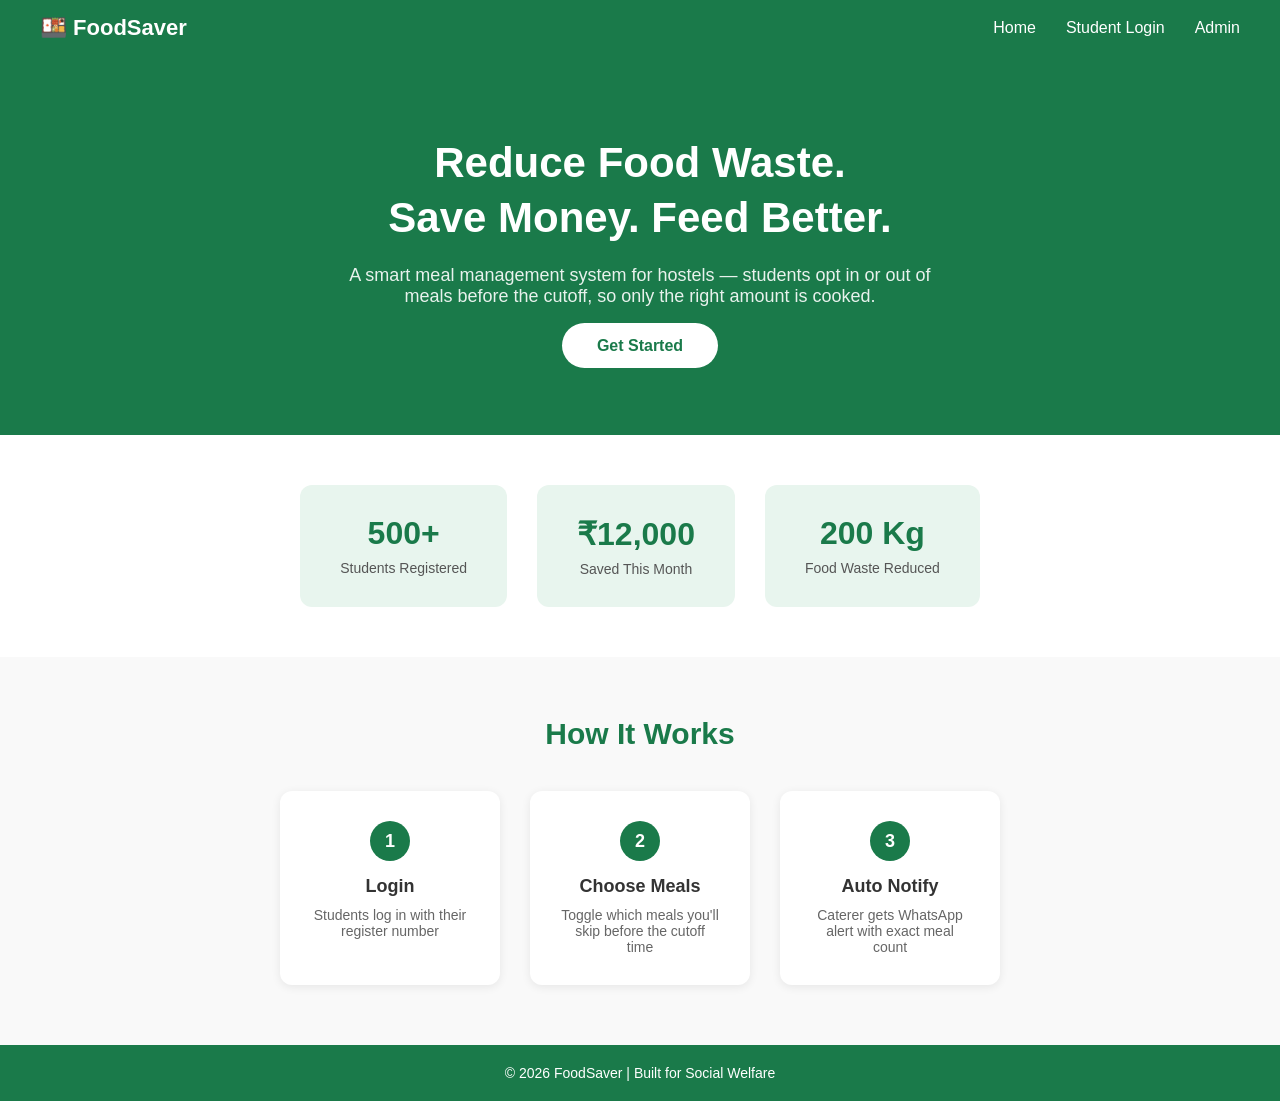
<file: index.html>
<!DOCTYPE html>
<html lang="en">
<head>
    <meta charset="UTF-8">
    <meta name="viewport" content="width=device-width, initial-scale=1.0">
    <title>Hostel Food Waste Management</title>
    <link rel="stylesheet" href="css/style.css">
</head>
<body>

    <!-- Navbar -->
    <nav>
        <div class="logo">🍱 FoodSaver</div>
        <ul>
            <li><a href="index.html">Home</a></li>
            <li><a href="login.html">Student Login</a></li>
            <li><a href="admin.html">Admin</a></li>


        </ul>
    </nav>

    <!-- Hero Section -->
    <section class="hero">
        <h1>Reduce Food Waste.<br>Save Money. Feed Better.</h1>
        <p>A smart meal management system for hostels — students opt in or out of meals before the cutoff, so only the right amount is cooked.</p>
        <a href="login.html" class="btn">Get Started</a>
    </section>

    <!-- Stats Section -->
    <section class="stats">
        <div class="stat-card">
            <h2>500+</h2>
            <p>Students Registered</p>
        </div>
        <div class="stat-card">
            <h2>₹12,000</h2>
            <p>Saved This Month</p>
        </div>
        <div class="stat-card">
            <h2>200 Kg</h2>
            <p>Food Waste Reduced</p>
        </div>
    </section>

    <!-- How It Works -->
    <section class="how-it-works">
        <h2>How It Works</h2>
        <div class="steps">
            <div class="step">
                <span>1</span>
                <h3>Login</h3>
                <p>Students log in with their register number</p>
            </div>
            <div class="step">
                <span>2</span>
                <h3>Choose Meals</h3>
                <p>Toggle which meals you'll skip before the cutoff time</p>
            </div>
            <div class="step">
                <span>3</span>
                <h3>Auto Notify</h3>
                <p>Caterer gets WhatsApp alert with exact meal count</p>
            </div>
        </div>
    </section>

    <!-- Footer -->
    <footer>
        <p>© 2026 FoodSaver | Built for Social Welfare</p>
    </footer>

</body>
</html>
</file>
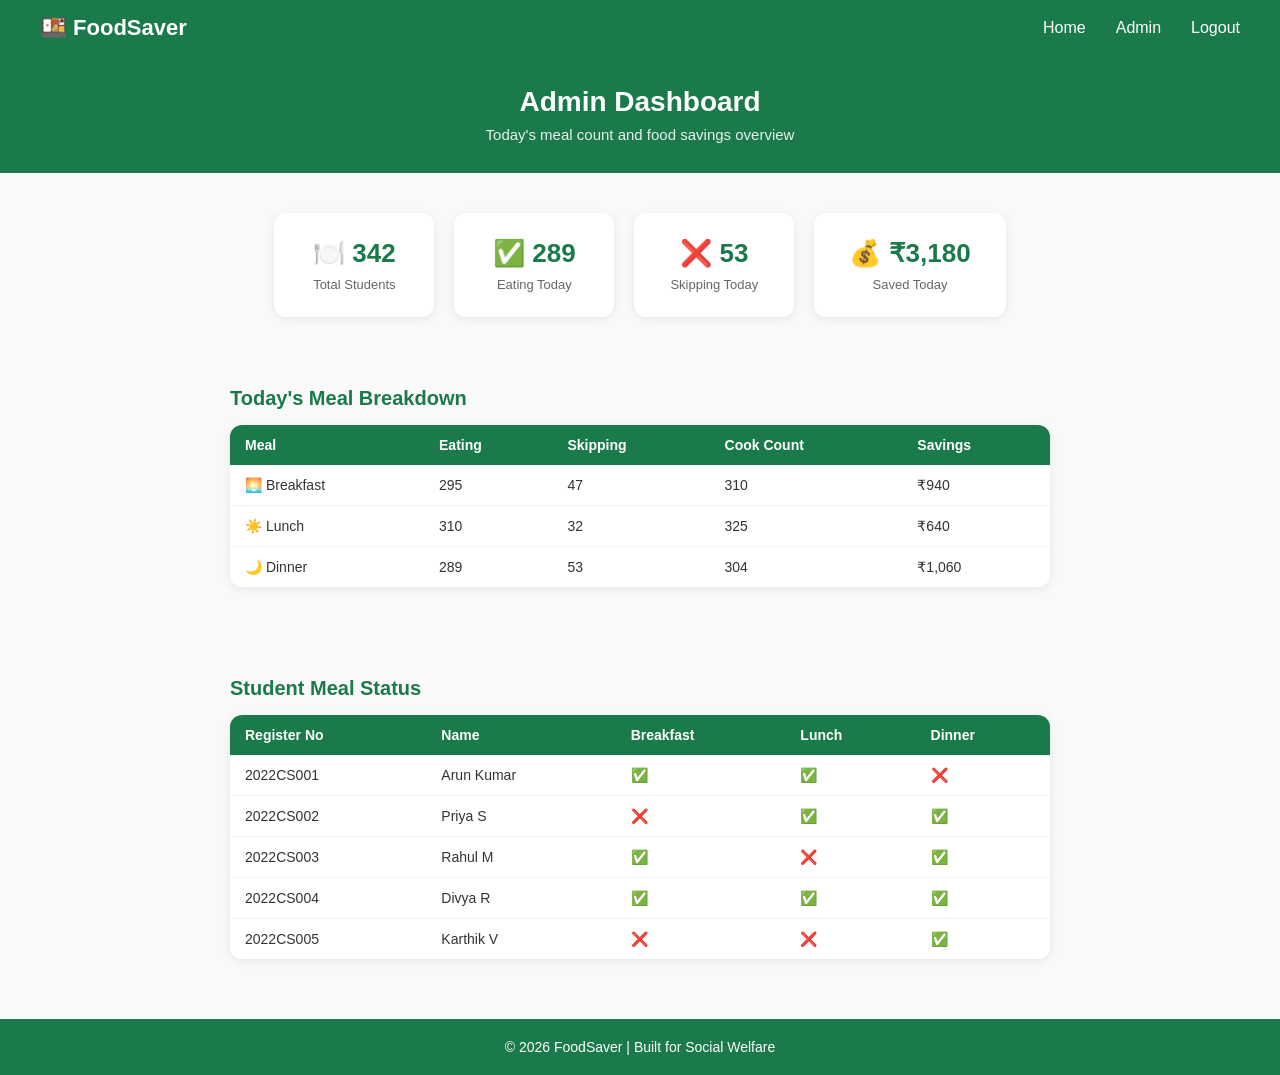
<file: admin.html>
<!DOCTYPE html>
<html lang="en">
<head>
    <meta charset="UTF-8">
    <meta name="viewport" content="width=device-width, initial-scale=1.0">
    <title>Admin Dashboard - FoodSaver</title>
    <link rel="stylesheet" href="css/style.css">
</head>
<body>

    <!-- Navbar -->
    <nav>
        <div class="logo">🍱 FoodSaver</div>
        <ul>
            <li><a href="index.html">Home</a></li>
            <li><a href="admin.html">Admin</a></li>
            <li><a href="login.html">Logout</a></li>
        </ul>
    </nav>

    <!-- Admin Header -->
    <section class="admin-header">
        <h2>Admin Dashboard</h2>
        <p>Today's meal count and food savings overview</p>
    </section>

    <!-- Stat Cards -->
    <section class="admin-stats">
        <div class="admin-stat-card">
            <h3>🍽️ 342</h3>
            <p>Total Students</p>
        </div>
        <div class="admin-stat-card">
            <h3>✅ 289</h3>
            <p>Eating Today</p>
        </div>
        <div class="admin-stat-card">
            <h3>❌ 53</h3>
            <p>Skipping Today</p>
        </div>
        <div class="admin-stat-card">
            <h3>💰 ₹3,180</h3>
            <p>Saved Today</p>
        </div>
    </section>

    <!-- Meal Breakdown -->
    <section class="meal-breakdown">
        <h3>Today's Meal Breakdown</h3>
        <table class="meal-table">
            <thead>
                <tr>
                    <th>Meal</th>
                    <th>Eating</th>
                    <th>Skipping</th>
                    <th>Cook Count</th>
                    <th>Savings</th>
                </tr>
            </thead>
            <tbody>
                <tr>
                    <td>🌅 Breakfast</td>
                    <td>295</td>
                    <td>47</td>
                    <td>310</td>
                    <td>₹940</td>
                </tr>
                <tr>
                    <td>☀️ Lunch</td>
                    <td>310</td>
                    <td>32</td>
                    <td>325</td>
                    <td>₹640</td>
                </tr>
                <tr>
                    <td>🌙 Dinner</td>
                    <td>289</td>
                    <td>53</td>
                    <td>304</td>
                    <td>₹1,060</td>
                </tr>
            </tbody>
        </table>
    </section>

    <!-- Student List -->
    <section class="student-list">
        <h3>Student Meal Status</h3>
        <table class="meal-table">
            <thead>
                <tr>
                    <th>Register No</th>
                    <th>Name</th>
                    <th>Breakfast</th>
                    <th>Lunch</th>
                    <th>Dinner</th>
                </tr>
            </thead>
            <tbody>
                <tr>
                    <td>2022CS001</td>
                    <td>Arun Kumar</td>
                    <td>✅</td>
                    <td>✅</td>
                    <td>❌</td>
                </tr>
                <tr>
                    <td>2022CS002</td>
                    <td>Priya S</td>
                    <td>❌</td>
                    <td>✅</td>
                    <td>✅</td>
                </tr>
                <tr>
                    <td>2022CS003</td>
                    <td>Rahul M</td>
                    <td>✅</td>
                    <td>❌</td>
                    <td>✅</td>
                </tr>
                <tr>
                    <td>2022CS004</td>
                    <td>Divya R</td>
                    <td>✅</td>
                    <td>✅</td>
                    <td>✅</td>
                </tr>
                <tr>
                    <td>2022CS005</td>
                    <td>Karthik V</td>
                    <td>❌</td>
                    <td>❌</td>
                    <td>✅</td>
                </tr>
            </tbody>
        </table>
    </section>

    <!-- Footer -->
    <footer>
        <p>© 2026 FoodSaver | Built for Social Welfare</p>
    </footer>

</body>
</html>
</file>
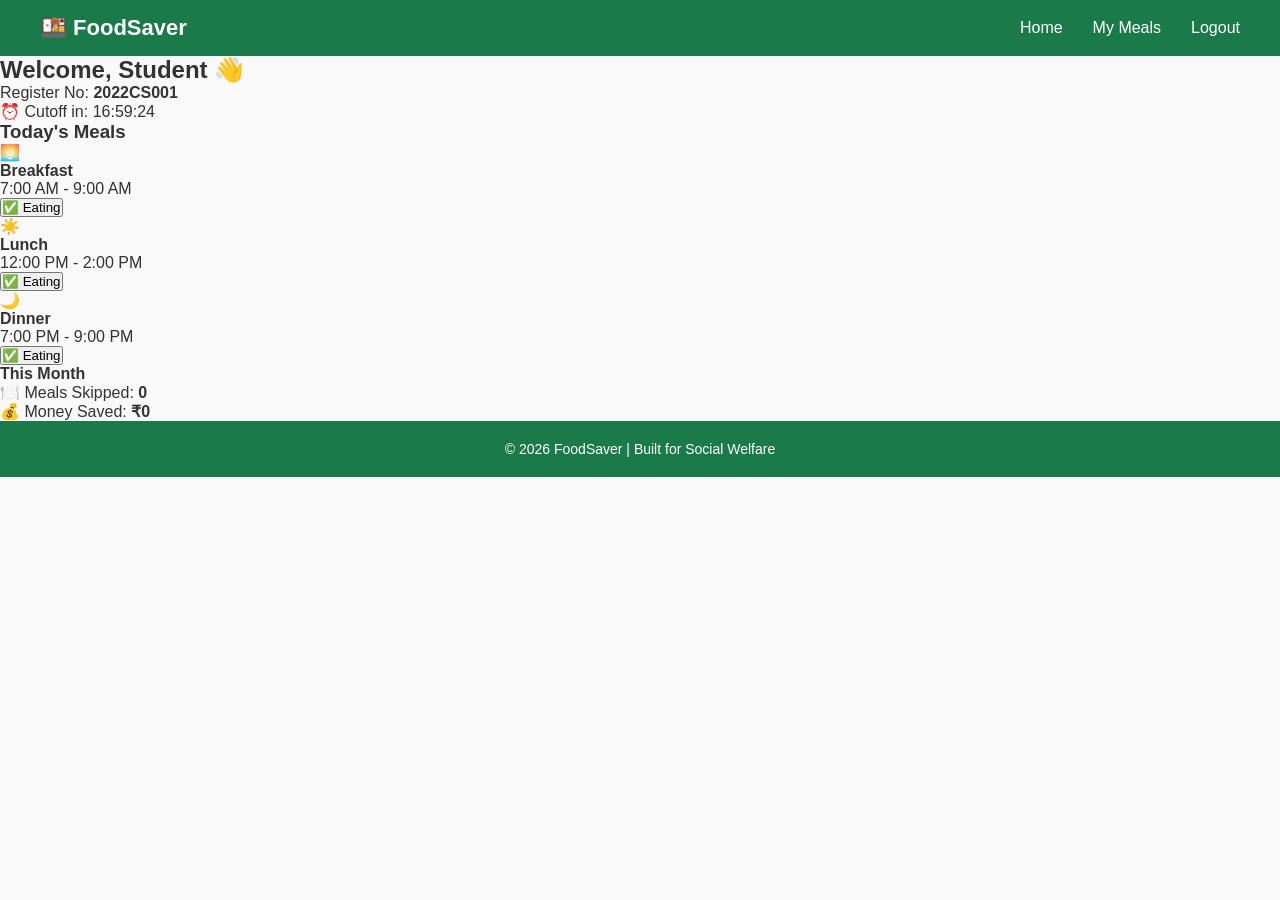
<file: dashboard.html>
<!DOCTYPE html>
<html lang="en">
<head>
    <meta charset="UTF-8">
    <meta name="viewport" content="width=device-width, initial-scale=1.0">
    <title>Meal Dashboard - FoodSaver</title>
    <link rel="stylesheet" href="css/style.css">
</head>
<body>

    <!-- Navbar -->
    <nav>
        <div class="logo">🍱 FoodSaver</div>
        <ul>
            <li><a href="index.html">Home</a></li>
            <li><a href="dashboard.html">My Meals</a></li>
            <li><a href="login.html" onclick="logout()">Logout</a></li>
        </ul>
    </nav>

    <!-- Welcome Banner -->
    <section class="welcome-banner">
        <h2>Welcome, Student 👋</h2>
        <p>Register No: <strong>2022CS001</strong></p>
        <div class="cutoff-timer">
            ⏰ Cutoff in: <span id="timer">--:--:--</span>
        </div>
    </section>

    <!-- Meal Cards -->
    <section class="meal-section">
        <h3>Today's Meals</h3>
        <div class="meal-cards">

            <div class="meal-card" id="breakfast-card">
                <div class="meal-icon">🌅</div>
                <h4>Breakfast</h4>
                <p>7:00 AM - 9:00 AM</p>
                <button class="meal-btn eating" id="breakfast-btn" onclick="toggleMeal('breakfast')">
                    ✅ Eating
                </button>
            </div>

            <div class="meal-card" id="lunch-card">
                <div class="meal-icon">☀️</div>
                <h4>Lunch</h4>
                <p>12:00 PM - 2:00 PM</p>
                <button class="meal-btn eating" id="lunch-btn" onclick="toggleMeal('lunch')">
                    ✅ Eating
                </button>
            </div>

            <div class="meal-card" id="dinner-card">
                <div class="meal-icon">🌙</div>
                <h4>Dinner</h4>
                <p>7:00 PM - 9:00 PM</p>
                <button class="meal-btn eating" id="dinner-btn" onclick="toggleMeal('dinner')">
                    ✅ Eating
                </button>
            </div>

        </div>
    </section>

    <!-- Summary -->
    <section class="summary-section">
        <div class="summary-card">
            <h4>This Month</h4>
            <p>🍽️ Meals Skipped: <strong id="skipped-count">0</strong></p>
            <p>💰 Money Saved: <strong id="money-saved">₹0</strong></p>
        </div>
    </section>

    <!-- Footer -->
    <footer>
        <p>© 2026 FoodSaver | Built for Social Welfare</p>
    </footer>

    <script>
        // Countdown timer to 9 PM cutoff
        function updateTimer() {
            const now = new Date();
            const cutoff = new Date();
            cutoff.setHours(21, 0, 0, 0);
            if (now > cutoff) cutoff.setDate(cutoff.getDate() + 1);
            const diff = cutoff - now;
            const h = Math.floor(diff / 3600000);
            const m = Math.floor((diff % 3600000) / 60000);
            const s = Math.floor((diff % 60000) / 1000);
            document.getElementById('timer').textContent =
                `${String(h).padStart(2,'0')}:${String(m).padStart(2,'0')}:${String(s).padStart(2,'0')}`;
        }
        setInterval(updateTimer, 1000);
        updateTimer();

        // Meal toggle
        let meals = { breakfast: true, lunch: true, dinner: true };
        let skipped = 0;

        function toggleMeal(meal) {
            meals[meal] = !meals[meal];
            const btn = document.getElementById(meal + '-btn');
            const card = document.getElementById(meal + '-card');
            if (meals[meal]) {
                btn.textContent = '✅ Eating';
                btn.className = 'meal-btn eating';
                card.classList.remove('skipped');
                skipped--;
            } else {
                btn.textContent = '❌ Skipping';
                btn.className = 'meal-btn skipping';
                card.classList.add('skipped');
                skipped++;
            }
            skipped = Math.max(0, skipped);
            document.getElementById('skipped-count').textContent = skipped;
            document.getElementById('money-saved').textContent = '₹' + (skipped * 60);
        }

        function logout() {
            window.location.href = 'login.html';
        }
    </script>

</body>
</html>
</file>
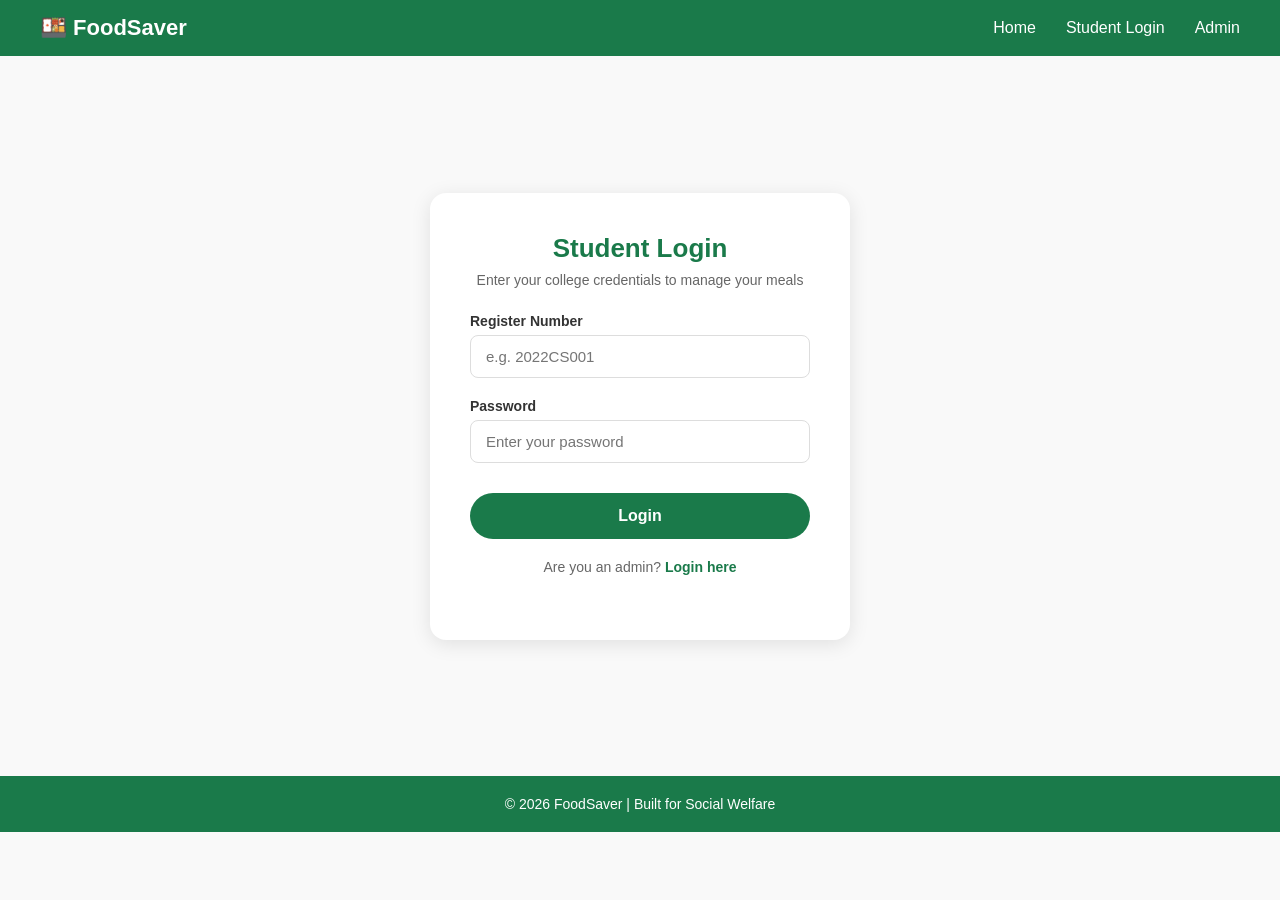
<file: login.html>
<!DOCTYPE html>
<html lang="en">
<head>
    <meta charset="UTF-8">
    <meta name="viewport" content="width=device-width, initial-scale=1.0">
    <title>Student Login - FoodSaver</title>
    <link rel="stylesheet" href="css/style.css">
</head>
<body>

    <!-- Navbar -->
    <nav>
        <div class="logo">🍱 FoodSaver</div>
        <ul>
            <li><a href="index.html">Home</a></li>
            <li><a href="login.html">Student Login</a></li>
            <li><a href="admin.html">Admin</a></li>
        </ul>
    </nav>

    <!-- Login Section -->
    <section class="login-section">
        <div class="login-card">
            <h2>Student Login</h2>
            <p>Enter your college credentials to manage your meals</p>

            <form onsubmit="handleLogin(event)">
                <div class="form-group">
                    <label>Register Number</label>
                    <input type="text" id="regnum" placeholder="e.g. 2022CS001" required />
                </div>

                <div class="form-group">
                    <label>Password</label>
                    <input type="password" id="password" placeholder="Enter your password" required />
                </div>

                <div id="error-msg" class="error-msg"></div>

                <button type="submit" class="btn-login">Login</button>
            </form>

            <p class="admin-link">Are you an admin? <a href="admin.html">Login here</a></p>
        </div>
    </section>

    <!-- Footer -->
    <footer>
        <p>© 2026 FoodSaver | Built for Social Welfare</p>
    </footer>

    <script>
        function handleLogin(e) {
            e.preventDefault();
            const reg = document.getElementById('regnum').value;
            const pass = document.getElementById('password').value;
            const errorMsg = document.getElementById('error-msg');

            // Demo login check
            if (reg === "2022CS001" && pass === "student123") {
                window.location.href = "dashboard.html";
            } else {
                errorMsg.textContent = "Invalid register number or password!";
            }
        }
    </script>

</body>
</html>
</file>
<file: css/style.css>
* {
    margin: 0;
    padding: 0;
    box-sizing: border-box;
    font-family: 'Segoe UI', sans-serif;
}

body {
    background-color: #f9f9f9;
    color: #333;
}

/* Navbar */
nav {
    display: flex;
    justify-content: space-between;
    align-items: center;
    background-color: #1a7a4a;
    padding: 15px 40px;
}

nav .logo {
    color: white;
    font-size: 22px;
    font-weight: bold;
}

nav ul {
    list-style: none;
    display: flex;
    gap: 30px;
}

nav ul li a {
    color: white;
    text-decoration: none;
    font-size: 16px;
}

nav ul li a:hover {
    text-decoration: underline;
}

/* Hero */
.hero {
    background-color: #1a7a4a;
    color: white;
    text-align: center;
    padding: 80px 20px;
}

.hero h1 {
    font-size: 42px;
    margin-bottom: 20px;
    line-height: 1.3;
}

.hero p {
    font-size: 18px;
    max-width: 600px;
    margin: 0 auto 30px;
    opacity: 0.9;
}

.btn {
    background-color: white;
    color: #1a7a4a;
    padding: 14px 35px;
    border-radius: 30px;
    text-decoration: none;
    font-size: 16px;
    font-weight: bold;
}

.btn:hover {
    background-color: #e0f5eb;
}

/* Stats */
.stats {
    display: flex;
    justify-content: center;
    gap: 30px;
    padding: 50px 20px;
    background-color: white;
    flex-wrap: wrap;
}

.stat-card {
    background-color: #e8f5ee;
    border-radius: 12px;
    padding: 30px 40px;
    text-align: center;
    min-width: 180px;
}

.stat-card h2 {
    font-size: 32px;
    color: #1a7a4a;
}

.stat-card p {
    font-size: 14px;
    color: #555;
    margin-top: 8px;
}

/* How It Works */
.how-it-works {
    padding: 60px 20px;
    text-align: center;
    background-color: #f9f9f9;
}

.how-it-works h2 {
    font-size: 30px;
    margin-bottom: 40px;
    color: #1a7a4a;
}

.steps {
    display: flex;
    justify-content: center;
    gap: 30px;
    flex-wrap: wrap;
}

.step {
    background-color: white;
    border-radius: 12px;
    padding: 30px;
    max-width: 220px;
    box-shadow: 0 2px 10px rgba(0,0,0,0.08);
}

.step span {
    display: inline-block;
    background-color: #1a7a4a;
    color: white;
    width: 40px;
    height: 40px;
    border-radius: 50%;
    line-height: 40px;
    font-size: 18px;
    font-weight: bold;
    margin-bottom: 15px;
}

.step h3 {
    font-size: 18px;
    margin-bottom: 10px;
    color: #333;
}

.step p {
    font-size: 14px;
    color: #666;
}

/* Footer */
footer {
    text-align: center;
    padding: 20px;
    background-color: #1a7a4a;
    color: white;
    font-size: 14px;
}
/* Login Page */
.login-section {
    min-height: 80vh;
    display: flex;
    align-items: center;
    justify-content: center;
    background-color: #f9f9f9;
    padding: 40px 20px;
}

.login-card {
    background: white;
    border-radius: 16px;
    padding: 40px;
    width: 100%;
    max-width: 420px;
    box-shadow: 0 4px 20px rgba(0,0,0,0.1);
    text-align: center;
}

.login-card h2 {
    font-size: 26px;
    color: #1a7a4a;
    margin-bottom: 8px;
}

.login-card p {
    font-size: 14px;
    color: #666;
    margin-bottom: 25px;
}

.form-group {
    text-align: left;
    margin-bottom: 20px;
}

.form-group label {
    display: block;
    font-size: 14px;
    font-weight: 600;
    color: #333;
    margin-bottom: 6px;
}

.form-group input {
    width: 100%;
    padding: 12px 15px;
    border: 1px solid #ddd;
    border-radius: 8px;
    font-size: 15px;
    outline: none;
}

.form-group input:focus {
    border-color: #1a7a4a;
}

.btn-login {
    width: 100%;
    padding: 14px;
    background-color: #1a7a4a;
    color: white;
    border: none;
    border-radius: 30px;
    font-size: 16px;
    font-weight: bold;
    cursor: pointer;
    margin-top: 10px;
}

.btn-login:hover {
    background-color: #155e3a;
}

.error-msg {
    color: red;
    font-size: 13px;
    margin-bottom: 10px;
}

.admin-link {
    margin-top: 20px;
    font-size: 13px;
    color: #666;
}

.admin-link a {
    color: #1a7a4a;
    font-weight: bold;
    text-decoration: none;
}
/* Admin Dashboard */
.admin-header {
    background-color: #1a7a4a;
    color: white;
    text-align: center;
    padding: 30px 20px;
}

.admin-header h2 { font-size: 28px; margin-bottom: 8px; }
.admin-header p { opacity: 0.9; font-size: 15px; }

.admin-stats {
    display: flex;
    justify-content: center;
    gap: 20px;
    flex-wrap: wrap;
    padding: 40px 20px;
    background: #f9f9f9;
}

.admin-stat-card {
    background: white;
    border-radius: 12px;
    padding: 25px 35px;
    text-align: center;
    box-shadow: 0 2px 10px rgba(0,0,0,0.08);
    min-width: 160px;
}

.admin-stat-card h3 { font-size: 26px; color: #1a7a4a; margin-bottom: 8px; }
.admin-stat-card p { font-size: 13px; color: #666; }

.meal-breakdown, .student-list {
    padding: 30px 40px;
    max-width: 900px;
    margin: 0 auto 30px;
}

.meal-breakdown h3, .student-list h3 {
    font-size: 20px;
    color: #1a7a4a;
    margin-bottom: 15px;
}

.meal-table {
    width: 100%;
    border-collapse: collapse;
    background: white;
    border-radius: 12px;
    overflow: hidden;
    box-shadow: 0 2px 10px rgba(0,0,0,0.08);
}

.meal-table th {
    background-color: #1a7a4a;
    color: white;
    padding: 12px 15px;
    text-align: left;
    font-size: 14px;
}

.meal-table td {
    padding: 12px 15px;
    font-size: 14px;
    border-bottom: 1px solid #f0f0f0;
    color: #333;
}

.meal-table tr:last-child td { border-bottom: none; }
.meal-table tr:hover td { background-color: #f9f9f9; }
</file>
